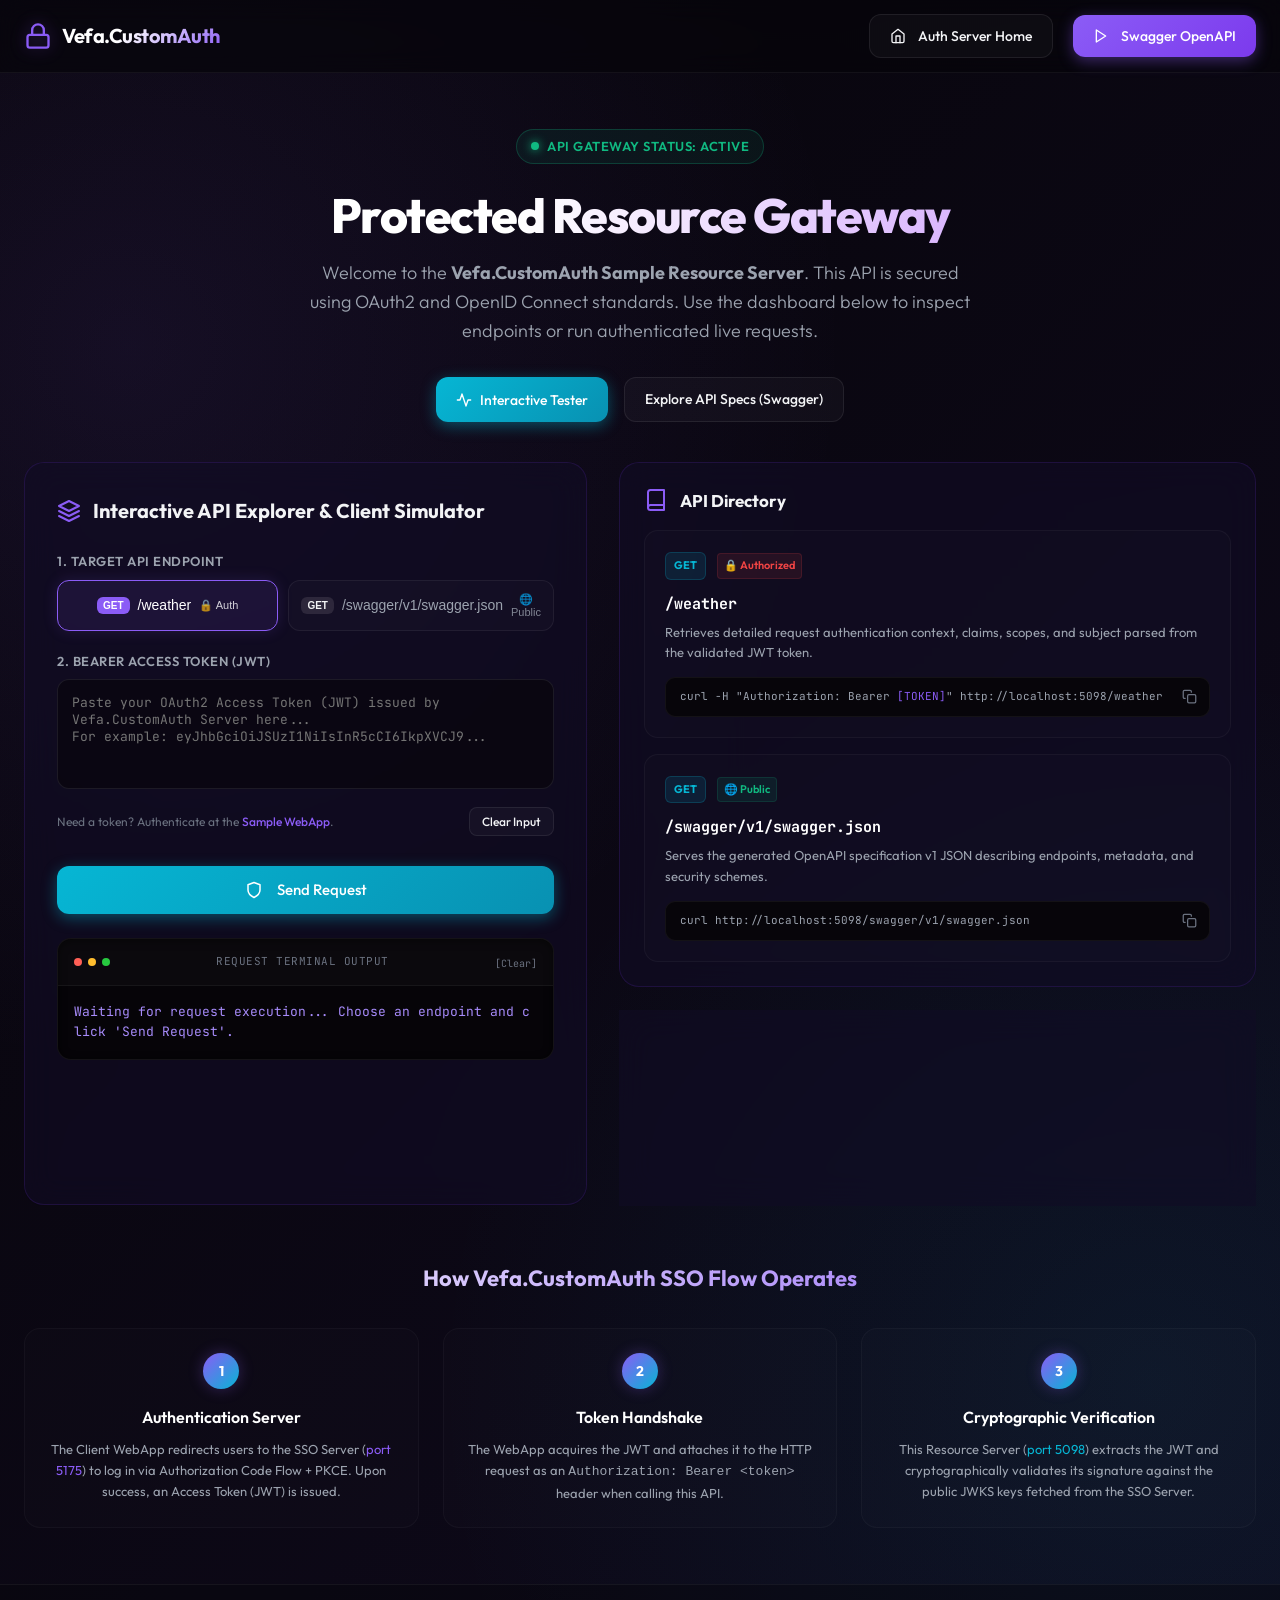
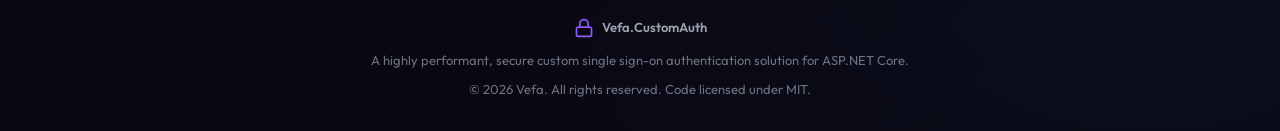
<file: samples/Vefa.CustomAuth.Sample.Api/wwwroot/index.html>
<!DOCTYPE html>
<html lang="en">
<head>
    <meta charset="UTF-8">
    <meta name="viewport" content="width=device-width, initial-scale=1.0">
    <title>Vefa.CustomAuth — Sample Protected API Portal</title>
    
    <!-- Google Fonts -->
    <link rel="preconnect" href="https://fonts.googleapis.com">
    <link rel="preconnect" href="https://fonts.gstatic.com" crossorigin>
    <link href="https://fonts.googleapis.com/css2?family=JetBrains+Mono:wght@400;500;700&family=Outfit:wght@300;400;500;600;700;800&display=swap" rel="stylesheet">
    
    <style>
        :root {
            --bg-dark: #07050a;
            --bg-deep: #0f0a1d;
            --bg-card: rgba(18, 12, 38, 0.6);
            --border-card: rgba(124, 58, 237, 0.15);
            --border-card-hover: rgba(124, 58, 237, 0.35);
            
            --primary: #8b5cf6;
            --primary-glow: rgba(139, 92, 246, 0.4);
            --secondary: #06b6d4;
            --secondary-glow: rgba(6, 182, 212, 0.4);
            
            --success: #10b981;
            --success-glow: rgba(16, 185, 129, 0.2);
            --warning: #f59e0b;
            --danger: #ef4444;
            --danger-glow: rgba(239, 68, 68, 0.2);
            
            --text-main: #f3f4f6;
            --text-muted: #9ca3af;
            --text-dim: #6b7280;
            
            --font-outfit: 'Outfit', sans-serif;
            --font-mono: 'JetBrains Mono', monospace;
            
            --transition: all 0.3s cubic-bezier(0.4, 0, 0.2, 1);
        }

        * {
            box-sizing: border-box;
            margin: 0;
            padding: 0;
        }

        body {
            background-color: var(--bg-dark);
            background-image: 
                radial-gradient(circle at 10% 20%, rgba(139, 92, 246, 0.1) 0%, transparent 40%),
                radial-gradient(circle at 90% 80%, rgba(6, 182, 212, 0.08) 0%, transparent 40%),
                linear-gradient(135deg, var(--bg-dark) 0%, var(--bg-deep) 100%);
            color: var(--text-main);
            font-family: var(--font-outfit);
            min-height: 100vh;
            line-height: 1.6;
            overflow-x: hidden;
            display: flex;
            flex-direction: column;
        }

        /* Container Layout */
        .container {
            width: 100%;
            max-width: 1280px;
            margin: 0 auto;
            padding: 0 24px;
        }

        /* Navbar */
        header {
            border-bottom: 1px solid rgba(255, 255, 255, 0.05);
            backdrop-filter: blur(12px);
            position: sticky;
            top: 0;
            z-index: 100;
            background: rgba(7, 5, 10, 0.7);
        }

        .nav-wrapper {
            display: flex;
            justify-content: space-between;
            align-items: center;
            height: 72px;
        }

        .logo {
            display: flex;
            align-items: center;
            gap: 10px;
            font-weight: 700;
            font-size: 20px;
            letter-spacing: -0.5px;
            color: var(--text-main);
            text-decoration: none;
        }

        .logo svg {
            width: 28px;
            height: 28px;
            color: var(--primary);
            filter: drop-shadow(0 0 8px var(--primary-glow));
        }

        .logo span {
            background: linear-gradient(135deg, #fff 40%, var(--primary) 100%);
            -webkit-background-clip: text;
            -webkit-text-fill-color: transparent;
        }

        .nav-links {
            display: flex;
            align-items: center;
            gap: 20px;
        }

        .btn {
            display: inline-flex;
            align-items: center;
            justify-content: center;
            gap: 8px;
            padding: 10px 20px;
            border-radius: 12px;
            font-family: var(--font-outfit);
            font-weight: 500;
            font-size: 14px;
            cursor: pointer;
            transition: var(--transition);
            text-decoration: none;
        }

        .btn-outline {
            background: rgba(255, 255, 255, 0.03);
            border: 1px solid rgba(255, 255, 255, 0.08);
            color: var(--text-main);
        }

        .btn-outline:hover {
            background: rgba(255, 255, 255, 0.08);
            border-color: rgba(255, 255, 255, 0.2);
            transform: translateY(-1px);
        }

        .btn-primary {
            background: linear-gradient(135deg, var(--primary) 0%, #7c3aed 100%);
            border: none;
            color: #fff;
            box-shadow: 0 4px 15px var(--primary-glow);
        }

        .btn-primary:hover {
            box-shadow: 0 6px 20px rgba(139, 92, 246, 0.6);
            transform: translateY(-2px);
        }

        .btn-secondary {
            background: linear-gradient(135deg, var(--secondary) 0%, #0891b2 100%);
            border: none;
            color: #fff;
            box-shadow: 0 4px 15px var(--secondary-glow);
        }

        .btn-secondary:hover {
            box-shadow: 0 6px 20px rgba(6, 182, 212, 0.6);
            transform: translateY(-2px);
        }

        /* Hero Section */
        .hero {
            padding: 56px 0 40px 0;
            text-align: center;
            position: relative;
        }

        .status-pill {
            display: inline-flex;
            align-items: center;
            gap: 8px;
            background: rgba(16, 185, 129, 0.08);
            border: 1px solid rgba(16, 185, 129, 0.25);
            padding: 6px 14px;
            border-radius: 100px;
            font-size: 13px;
            font-weight: 600;
            color: var(--success);
            margin-bottom: 24px;
            letter-spacing: 0.5px;
            text-transform: uppercase;
        }

        .status-dot {
            width: 8px;
            height: 8px;
            border-radius: 50%;
            background-color: var(--success);
            box-shadow: 0 0 10px var(--success);
            animation: pulse 2s infinite;
        }

        @keyframes pulse {
            0% { transform: scale(0.9); opacity: 0.6; }
            50% { transform: scale(1.15); opacity: 1; box-shadow: 0 0 14px var(--success); }
            100% { transform: scale(0.9); opacity: 0.6; }
        }

        .hero h1 {
            font-size: 48px;
            font-weight: 800;
            letter-spacing: -1.5px;
            line-height: 1.15;
            margin-bottom: 16px;
            background: linear-gradient(to right, #ffffff 40%, #c084fc 100%);
            -webkit-background-clip: text;
            -webkit-text-fill-color: transparent;
        }

        .hero p {
            font-size: 18px;
            color: var(--text-muted);
            max-width: 680px;
            margin: 0 auto 32px auto;
            font-weight: 300;
        }

        .hero-actions {
            display: flex;
            justify-content: center;
            gap: 16px;
        }

        /* Dashboard Grid */
        .dashboard-grid {
            display: grid;
            grid-template-columns: 1.2fr 0.8fr;
            gap: 32px;
            margin-bottom: 56px;
        }

        @media (max-width: 1024px) {
            .dashboard-grid {
                grid-template-columns: 1fr;
            }
        }

        /* Glassmorphic Cards */
        .card {
            background: var(--bg-card);
            border: 1px solid var(--border-card);
            border-radius: 20px;
            padding: 32px;
            backdrop-filter: blur(16px);
            transition: var(--transition);
            position: relative;
            overflow: hidden;
        }

        .card::before {
            content: '';
            position: absolute;
            top: 0;
            left: 0;
            width: 100%;
            height: 4px;
            background: linear-gradient(90deg, transparent, var(--primary), transparent);
            opacity: 0;
            transition: var(--transition);
        }

        .card:hover {
            border-color: var(--border-card-hover);
            box-shadow: 0 12px 30px rgba(124, 58, 237, 0.06);
            transform: translateY(-2px);
        }

        .card:hover::before {
            opacity: 1;
        }

        .card-title {
            font-size: 20px;
            font-weight: 700;
            margin-bottom: 24px;
            display: flex;
            align-items: center;
            gap: 12px;
        }

        .card-title svg {
            width: 24px;
            height: 24px;
            color: var(--primary);
        }

        /* Tester Section Form */
        .form-group {
            margin-bottom: 20px;
        }

        .form-label {
            display: block;
            font-size: 13px;
            font-weight: 600;
            text-transform: uppercase;
            letter-spacing: 0.5px;
            color: var(--text-muted);
            margin-bottom: 8px;
        }

        .endpoint-selector {
            display: flex;
            gap: 10px;
            margin-bottom: 16px;
        }

        .endpoint-tab {
            flex: 1;
            background: rgba(255, 255, 255, 0.02);
            border: 1px solid rgba(255, 255, 255, 0.06);
            padding: 12px;
            border-radius: 12px;
            color: var(--text-muted);
            font-weight: 500;
            font-size: 14px;
            cursor: pointer;
            display: flex;
            align-items: center;
            justify-content: center;
            gap: 8px;
            transition: var(--transition);
        }

        .endpoint-tab:hover {
            background: rgba(255, 255, 255, 0.05);
            color: var(--text-main);
        }

        .endpoint-tab.active {
            background: rgba(139, 92, 246, 0.1);
            border-color: var(--primary);
            color: #fff;
            box-shadow: 0 0 15px rgba(139, 92, 246, 0.15);
        }

        .endpoint-tab .method {
            font-size: 10px;
            font-weight: 800;
            padding: 3px 6px;
            border-radius: 6px;
            background: rgba(255, 255, 255, 0.1);
            color: var(--text-main);
        }

        .endpoint-tab.active .method {
            background: var(--primary);
            color: #fff;
        }

        .token-textarea {
            width: 100%;
            height: 110px;
            background: rgba(7, 5, 10, 0.6);
            border: 1px solid rgba(255, 255, 255, 0.08);
            border-radius: 12px;
            padding: 14px;
            color: #fff;
            font-family: var(--font-mono);
            font-size: 13px;
            resize: none;
            outline: none;
            transition: var(--transition);
        }

        .token-textarea:focus {
            border-color: var(--primary);
            box-shadow: 0 0 12px rgba(139, 92, 246, 0.2);
            background: rgba(7, 5, 10, 0.85);
        }

        .token-actions {
            display: flex;
            justify-content: space-between;
            align-items: center;
            margin-top: 10px;
        }

        .helper-text {
            font-size: 12px;
            color: var(--text-dim);
        }

        .helper-link {
            color: var(--primary);
            text-decoration: none;
            font-weight: 500;
        }

        .helper-link:hover {
            text-decoration: underline;
        }

        /* Console Output Mockup */
        .console {
            background: #060408;
            border: 1px solid rgba(255, 255, 255, 0.06);
            border-radius: 14px;
            overflow: hidden;
            margin-top: 24px;
            box-shadow: inset 0 2px 8px rgba(0,0,0,0.8);
        }

        .console-header {
            background: rgba(255, 255, 255, 0.02);
            padding: 10px 16px;
            border-bottom: 1px solid rgba(255, 255, 255, 0.05);
            display: flex;
            justify-content: space-between;
            align-items: center;
        }

        .console-dots {
            display: flex;
            gap: 6px;
        }

        .console-dot {
            width: 8px;
            height: 8px;
            border-radius: 50%;
        }
        .console-dot.red { background-color: #ff5f56; }
        .console-dot.yellow { background-color: #ffbd2e; }
        .console-dot.green { background-color: #27c93f; }

        .console-title {
            font-family: var(--font-mono);
            font-size: 11px;
            color: var(--text-dim);
            text-transform: uppercase;
            letter-spacing: 0.5px;
        }

        .console-body {
            padding: 16px;
            font-family: var(--font-mono);
            font-size: 13px;
            color: #a78bfa;
            max-height: 250px;
            overflow-y: auto;
            white-space: pre-wrap;
            word-break: break-all;
        }

        .console-body::-webkit-scrollbar {
            width: 6px;
        }
        .console-body::-webkit-scrollbar-thumb {
            background: rgba(255,255,255,0.1);
            border-radius: 3px;
        }

        .response-status {
            font-weight: 700;
            display: inline-block;
            padding: 2px 6px;
            border-radius: 4px;
            margin-bottom: 8px;
        }
        .status-200 { background: rgba(16, 185, 129, 0.15); color: var(--success); }
        .status-401 { background: rgba(239, 68, 68, 0.15); color: var(--danger); }
        .status-error { background: rgba(245, 158, 11, 0.15); color: var(--warning); }

        .json-key { color: #f472b6; }
        .json-string { color: #34d399; }
        .json-number { color: #60a5fa; }
        .json-boolean { color: #fbbf24; }

        /* Sidebar - Endpoint Cards */
        .sidebar {
            display: flex;
            flex-direction: column;
            gap: 24px;
        }

        .endpoint-card {
            background: rgba(255, 255, 255, 0.01);
            border: 1px solid rgba(255, 255, 255, 0.04);
            border-radius: 14px;
            padding: 20px;
            transition: var(--transition);
        }

        .endpoint-card:hover {
            background: rgba(255, 255, 255, 0.02);
            border-color: rgba(139, 92, 246, 0.2);
            transform: translateX(2px);
        }

        .endpoint-badge {
            display: inline-flex;
            align-items: center;
            gap: 6px;
            font-size: 11px;
            font-weight: 700;
            padding: 4px 8px;
            border-radius: 6px;
            margin-bottom: 12px;
            text-transform: uppercase;
        }

        .badge-get { background: rgba(6, 182, 212, 0.12); color: var(--secondary); border: 1px solid rgba(6, 182, 212, 0.2); }
        .badge-post { background: rgba(16, 185, 129, 0.12); color: var(--success); border: 1px solid rgba(16, 185, 129, 0.2); }

        .auth-requirement {
            font-size: 11px;
            font-weight: 600;
            display: inline-flex;
            align-items: center;
            gap: 4px;
            margin-left: 8px;
            padding: 3px 6px;
            border-radius: 4px;
        }
        .auth-required { background: rgba(239, 68, 68, 0.1); color: var(--danger); border: 1px solid rgba(239, 68, 68, 0.15); }
        .auth-public { background: rgba(16, 185, 129, 0.1); color: var(--success); border: 1px solid rgba(16, 185, 129, 0.15); }

        .endpoint-path {
            font-family: var(--font-mono);
            font-size: 15px;
            font-weight: 700;
            color: #fff;
            margin-bottom: 6px;
        }

        .endpoint-desc {
            font-size: 13px;
            color: var(--text-muted);
            margin-bottom: 14px;
        }

        /* Curl Box */
        .curl-box {
            background: #07050a;
            border: 1px solid rgba(255, 255, 255, 0.05);
            border-radius: 10px;
            padding: 10px 14px;
            position: relative;
            display: flex;
            justify-content: space-between;
            align-items: center;
        }

        .curl-text {
            font-family: var(--font-mono);
            font-size: 11px;
            color: var(--text-muted);
            white-space: nowrap;
            overflow: hidden;
            text-overflow: ellipsis;
            padding-right: 32px;
            width: 100%;
        }

        .copy-btn {
            background: transparent;
            border: none;
            color: var(--text-dim);
            cursor: pointer;
            position: absolute;
            right: 12px;
            transition: var(--transition);
            display: flex;
            align-items: center;
            justify-content: center;
        }

        .copy-btn:hover {
            color: var(--text-main);
        }

        /* Flow Diagram */
        .flow-section {
            margin-bottom: 56px;
        }

        .flow-title {
            font-size: 22px;
            font-weight: 700;
            text-align: center;
            margin-bottom: 32px;
            background: linear-gradient(to right, #fff, var(--primary));
            -webkit-background-clip: text;
            -webkit-text-fill-color: transparent;
        }

        .flow-steps {
            display: grid;
            grid-template-columns: repeat(3, 1fr);
            gap: 24px;
        }

        @media (max-width: 768px) {
            .flow-steps {
                grid-template-columns: 1fr;
            }
        }

        .flow-step {
            background: rgba(255,255,255,0.01);
            border: 1px solid rgba(255, 255, 255, 0.03);
            border-radius: 16px;
            padding: 24px;
            text-align: center;
            position: relative;
            transition: var(--transition);
        }

        .flow-step:hover {
            border-color: rgba(6, 182, 212, 0.2);
            background: rgba(6, 182, 212, 0.01);
        }

        .step-num {
            width: 36px;
            height: 36px;
            border-radius: 50%;
            background: linear-gradient(135deg, var(--primary) 0%, var(--secondary) 100%);
            display: flex;
            align-items: center;
            justify-content: center;
            font-weight: 700;
            font-size: 14px;
            color: #fff;
            margin: 0 auto 16px auto;
            box-shadow: 0 0 15px rgba(139, 92, 246, 0.3);
        }

        .step-title {
            font-size: 16px;
            font-weight: 600;
            color: #fff;
            margin-bottom: 8px;
        }

        .step-desc {
            font-size: 13px;
            color: var(--text-muted);
        }

        /* Footer */
        footer {
            margin-top: auto;
            border-top: 1px solid rgba(255, 255, 255, 0.05);
            padding: 32px 0;
            background: rgba(7, 5, 10, 0.4);
            text-align: center;
            color: var(--text-dim);
            font-size: 13px;
        }

        .footer-logo {
            display: flex;
            align-items: center;
            justify-content: center;
            gap: 8px;
            font-weight: 600;
            color: var(--text-muted);
            margin-bottom: 12px;
        }

        .footer-logo svg {
            width: 20px;
            height: 20px;
            color: var(--primary);
        }

        /* Toast Alert */
        .toast {
            position: fixed;
            bottom: 24px;
            right: 24px;
            background: rgba(16, 185, 129, 0.95);
            border: 1px solid rgba(16, 185, 129, 0.3);
            color: #fff;
            padding: 12px 24px;
            border-radius: 12px;
            font-size: 14px;
            font-weight: 500;
            backdrop-filter: blur(8px);
            box-shadow: 0 10px 25px rgba(16, 185, 129, 0.3);
            display: flex;
            align-items: center;
            gap: 10px;
            z-index: 1000;
            opacity: 0;
            transform: translateY(20px) scale(0.95);
            transition: all 0.4s cubic-bezier(0.175, 0.885, 0.32, 1.275);
            pointer-events: none;
        }

        .toast.show {
            opacity: 1;
            transform: translateY(0) scale(1);
        }
    </style>
</head>
<body>

    <!-- Header Navigation -->
    <header>
        <div class="container nav-wrapper">
            <a href="/" class="logo">
                <svg viewBox="0 0 24 24" fill="none" stroke="currentColor" stroke-width="2" stroke-linecap="round" stroke-linejoin="round">
                    <rect x="3" y="11" width="18" height="11" rx="2" ry="2"></rect>
                    <path d="M7 11V7a5 5 0 0 1 10 0v4"></path>
                </svg>
                <span>Vefa.CustomAuth</span>
            </a>
            <div class="nav-links">
                <a href="http://localhost:5175" class="btn btn-outline" target="_blank">
                    <svg style="width: 16px; height: 16px; vertical-align: middle; margin-right: 4px;" viewBox="0 0 24 24" fill="none" stroke="currentColor" stroke-width="2" stroke-linecap="round" stroke-linejoin="round"><path d="M3 9l9-7 9 7v11a2 2 0 0 1-2 2H5a2 2 0 0 1-2-2z"></path><polyline points="9 22 9 12 15 12 15 22"></polyline></svg>
                    Auth Server Home
                </a>
                <a href="/swagger" class="btn btn-primary">
                    <svg style="width: 16px; height: 16px; vertical-align: middle; margin-right: 4px;" viewBox="0 0 24 24" fill="none" stroke="currentColor" stroke-width="2" stroke-linecap="round" stroke-linejoin="round"><polygon points="5 3 19 12 5 21 5 3"></polygon></svg>
                    Swagger OpenAPI
                </a>
            </div>
        </div>
    </header>

    <!-- Main Content -->
    <main class="container">
        
        <!-- Hero Section -->
        <section class="hero">
            <div class="status-pill">
                <span class="status-dot"></span>
                API Gateway Status: Active
            </div>
            <h1>Protected Resource Gateway</h1>
            <p>Welcome to the <strong>Vefa.CustomAuth Sample Resource Server</strong>. This API is secured using OAuth2 and OpenID Connect standards. Use the dashboard below to inspect endpoints or run authenticated live requests.</p>
            <div class="hero-actions">
                <button onclick="scrollToExplorer()" class="btn btn-secondary">
                    <svg style="width: 16px; height: 16px; vertical-align: middle;" viewBox="0 0 24 24" fill="none" stroke="currentColor" stroke-width="2" stroke-linecap="round" stroke-linejoin="round"><polyline points="22 12 18 12 15 21 9 3 6 12 2 12"></polyline></svg>
                    Interactive Tester
                </button>
                <a href="/swagger" class="btn btn-outline">
                    Explore API Specs (Swagger)
                </a>
            </div>
        </section>

        <!-- Dashboard Explorer -->
        <section id="explorer" class="dashboard-grid">
            
            <!-- Left Card: Interactive API Simulator -->
            <div class="card">
                <div class="card-title">
                    <svg viewBox="0 0 24 24" fill="none" stroke="currentColor" stroke-width="2" stroke-linecap="round" stroke-linejoin="round">
                        <polygon points="12 2 2 7 12 12 22 7 12 2"></polygon>
                        <polyline points="2 17 12 22 22 17"></polyline>
                        <polyline points="2 12 12 17 22 12"></polyline>
                    </svg>
                    Interactive API Explorer & Client Simulator
                </div>
                
                <!-- Endpoint Tabs -->
                <div class="form-group">
                    <label class="form-label">1. Target API Endpoint</label>
                    <div class="endpoint-selector">
                        <button class="endpoint-tab active" onclick="selectEndpoint('weather', this)">
                            <span class="method">GET</span>
                            <span>/weather</span>
                            <span style="font-size: 11px; opacity: 0.8;">🔒 Auth</span>
                        </button>
                        <button class="endpoint-tab" onclick="selectEndpoint('info', this)">
                            <span class="method">GET</span>
                            <span>/swagger/v1/swagger.json</span>
                            <span style="font-size: 11px; opacity: 0.8;">🌐 Public</span>
                        </button>
                    </div>
                </div>

                <!-- Token Input -->
                <div class="form-group" id="token-input-group">
                    <label class="form-label">2. Bearer Access Token (JWT)</label>
                    <textarea 
                        id="bearerToken" 
                        class="token-textarea" 
                        placeholder="Paste your OAuth2 Access Token (JWT) issued by Vefa.CustomAuth Server here...&#10;For example: eyJhbGciOiJSUzI1NiIsInR5cCI6IkpXVCJ9..."></textarea>
                    
                    <div class="token-actions">
                        <span class="helper-text">
                            Need a token? Authenticate at the <a href="http://localhost:5043" target="_blank" class="helper-link">Sample WebApp</a>.
                        </span>
                        <button onclick="clearToken()" class="btn btn-outline" style="padding: 6px 12px; font-size: 12px; border-radius: 8px;">
                            Clear Input
                        </button>
                    </div>
                </div>

                <!-- Execute Button -->
                <button id="btnExecute" onclick="runRequest()" class="btn btn-secondary" style="width: 100%; height: 48px; border-radius: 12px; font-size: 15px; margin-top: 10px;">
                    <svg style="width: 18px; height: 18px; vertical-align: middle; margin-right: 6px;" viewBox="0 0 24 24" fill="none" stroke="currentColor" stroke-width="2" stroke-linecap="round" stroke-linejoin="round"><path d="M12 22s8-4 8-10V5l-8-3-8 3v7c0 6 8 10 8 10z"></path></svg>
                    Send Request
                </button>

                <!-- Output Mock Console -->
                <div class="console">
                    <div class="console-header">
                        <div class="console-dots">
                            <span class="console-dot red"></span>
                            <span class="console-dot yellow"></span>
                            <span class="console-dot green"></span>
                        </div>
                        <div class="console-title" id="console-endpoint-label">Request Terminal Output</div>
                        <div>
                            <button onclick="clearConsole()" style="background:transparent; border:none; color:var(--text-dim); font-family:var(--font-mono); font-size:10px; cursor:pointer;">[Clear]</button>
                        </div>
                    </div>
                    <div class="console-body" id="consoleOutput">Waiting for request execution... Choose an endpoint and click 'Send Request'.</div>
                </div>
            </div>

            <!-- Right Sidebar: Endpoint Docs -->
            <div class="sidebar">
                
                <div class="card" style="padding: 24px;">
                    <div class="card-title" style="font-size: 17px; margin-bottom: 16px;">
                        <svg viewBox="0 0 24 24" fill="none" stroke="currentColor" stroke-width="2" stroke-linecap="round" stroke-linejoin="round">
                            <path d="M4 19.5A2.5 2.5 0 0 1 6.5 17H20"></path>
                            <path d="M6.5 2H20v20H6.5A2.5 2.5 0 0 1 4 19.5v-15A2.5 2.5 0 0 1 6.5 2z"></path>
                        </svg>
                        API Directory
                    </div>
                    
                    <!-- Endpoint 1 -->
                    <div class="endpoint-card">
                        <span class="endpoint-badge badge-get">GET</span>
                        <span class="auth-requirement auth-required">🔒 Authorized</span>
                        <div class="endpoint-path">/weather</div>
                        <div class="endpoint-desc">Retrieves detailed request authentication context, claims, scopes, and subject parsed from the validated JWT token.</div>
                        <div class="curl-box">
                            <div class="curl-text" id="curl-weather">curl -H "Authorization: Bearer <span style="color:var(--primary);">[TOKEN]</span>" http://localhost:5098/weather</div>
                            <button class="copy-btn" onclick="copyText('curl -H &quot;Authorization: Bearer YOUR_TOKEN_HERE&quot; http://localhost:5098/weather', this)" title="Copy curl command">
                                <svg style="width: 15px; height: 15px;" viewBox="0 0 24 24" fill="none" stroke="currentColor" stroke-width="2" stroke-linecap="round" stroke-linejoin="round"><rect x="9" y="9" width="13" height="13" rx="2" ry="2"></rect><path d="M5 15H4a2 2 0 0 1-2-2V4a2 2 0 0 1 2-2h9a2 2 0 0 1 2 2v1"></path></svg>
                            </button>
                        </div>
                    </div>

                    <!-- Endpoint 2 -->
                    <div class="endpoint-card" style="margin-top: 16px;">
                        <span class="endpoint-badge badge-get">GET</span>
                        <span class="auth-requirement auth-public">🌐 Public</span>
                        <div class="endpoint-path">/swagger/v1/swagger.json</div>
                        <div class="endpoint-desc">Serves the generated OpenAPI specification v1 JSON describing endpoints, metadata, and security schemes.</div>
                        <div class="curl-box">
                            <div class="curl-text">curl http://localhost:5098/swagger/v1/swagger.json</div>
                            <button class="copy-btn" onclick="copyText('curl http://localhost:5098/swagger/v1/swagger.json', this)" title="Copy curl command">
                                <svg style="width: 15px; height: 15px;" viewBox="0 0 24 24" fill="none" stroke="currentColor" stroke-width="2" stroke-linecap="round" stroke-linejoin="round"><rect x="9" y="9" width="13" height="13" rx="2" ry="2"></rect><path d="M5 15H4a2 2 0 0 1-2-2V4a2 2 0 0 1 2-2h9a2 2 0 0 1 2 2v1"></path></svg>
                            </button>
                        </div>
                    </div>
                </div>

                <!-- Quick Stats Box -->
                <div class="card" style="padding: 24px;">
                    <div class="card-title" style="font-size: 16px; margin-bottom: 12px; color: var(--secondary);">
                        <svg viewBox="0 0 24 24" fill="none" stroke="currentColor" stroke-width="2" stroke-linecap="round" stroke-linejoin="round">
                            <rect x="2" y="2" width="20" height="8" rx="2" ry="2"></rect>
                            <rect x="2" y="14" width="20" height="8" rx="2" ry="2"></rect>
                            <line x1="6" y1="6" x2="6.01" y2="6"></line>
                            <line x1="6" y1="18" x2="6.01" y2="18"></line>
                        </svg>
                        Authority Metadata
                    </div>
                    <div style="font-size: 13px; color: var(--text-muted); display: grid; gap: 8px;">
                        <div style="display: flex; justify-content: space-between;">
                            <span>Authority Issuer:</span>
                            <span style="font-family: var(--font-mono); color: #fff;">http://localhost:5175</span>
                        </div>
                        <div style="display: flex; justify-content: space-between;">
                            <span>Token Audience:</span>
                            <span style="font-family: var(--font-mono); color: #fff;">sample-webapp</span>
                        </div>
                        <div style="display: flex; justify-content: space-between;">
                            <span>Validation Model:</span>
                            <span style="color: var(--success); font-weight: 500;">OIDC JWT Signatures</span>
                        </div>
                        <div style="display: flex; justify-content: space-between;">
                            <span>Signing Key Provider:</span>
                            <span style="font-family: var(--font-mono); color: #fff;">/connect/jwks</span>
                        </div>
                    </div>
                </div>
            </div>
        </section>

        <!-- Flow Diagram Section -->
        <section class="flow-section">
            <h2 class="flow-title">How Vefa.CustomAuth SSO Flow Operates</h2>
            <div class="flow-steps">
                <div class="flow-step">
                    <div class="step-num">1</div>
                    <div class="step-title">Authentication Server</div>
                    <div class="step-desc">The Client WebApp redirects users to the SSO Server (<span style="color:var(--primary);">port 5175</span>) to log in via Authorization Code Flow + PKCE. Upon success, an Access Token (JWT) is issued.</div>
                </div>
                <div class="flow-step">
                    <div class="step-num">2</div>
                    <div class="step-title">Token Handshake</div>
                    <div class="step-desc">The WebApp acquires the JWT and attaches it to the HTTP request as an <code>Authorization: Bearer &lt;token&gt;</code> header when calling this API.</div>
                </div>
                <div class="flow-step">
                    <div class="step-num">3</div>
                    <div class="step-title">Cryptographic Verification</div>
                    <div class="step-desc">This Resource Server (<span style="color:var(--secondary);">port 5098</span>) extracts the JWT and cryptographically validates its signature against the public JWKS keys fetched from the SSO Server.</div>
                </div>
            </div>
        </section>
    </main>

    <!-- Footer -->
    <footer>
        <div class="container">
            <div class="footer-logo">
                <svg viewBox="0 0 24 24" fill="none" stroke="currentColor" stroke-width="2" stroke-linecap="round" stroke-linejoin="round">
                    <rect x="3" y="11" width="18" height="11" rx="2" ry="2"></rect>
                    <path d="M7 11V7a5 5 0 0 1 10 0v4"></path>
                </svg>
                Vefa.CustomAuth
            </div>
            <p style="margin-bottom: 8px;">A highly performant, secure custom single sign-on authentication solution for ASP.NET Core.</p>
            <p>© 2026 Vefa. All rights reserved. Code licensed under MIT.</p>
        </div>
    </footer>

    <!-- Toast Notification -->
    <div id="toast" class="toast">
        <svg style="width: 18px; height: 18px;" viewBox="0 0 24 24" fill="none" stroke="currentColor" stroke-width="2" stroke-linecap="round" stroke-linejoin="round"><path d="M22 11.08V12a10 10 0 1 1-5.93-9.14"></path><polyline points="22 4 12 14.01 9 11.01"></polyline></svg>
        <span id="toast-message">Copied to clipboard!</span>
    </div>

    <script>
        let activeEndpoint = 'weather';

        function scrollToExplorer() {
            document.getElementById('explorer').scrollIntoView({ behavior: 'smooth' });
        }

        function selectEndpoint(type, element) {
            activeEndpoint = type;
            
            // Toggle active tabs
            const tabs = document.querySelectorAll('.endpoint-tab');
            tabs.forEach(tab => tab.classList.remove('active'));
            element.classList.add('active');

            // Toggle token visibility and text
            const tokenGroup = document.getElementById('token-input-group');
            const btnExecute = document.getElementById('btnExecute');
            
            if (type === 'info') {
                tokenGroup.style.display = 'none';
                btnExecute.innerHTML = '<svg style="width: 18px; height: 18px; vertical-align: middle; margin-right: 6px;" viewBox="0 0 24 24" fill="none" stroke="currentColor" stroke-width="2" stroke-linecap="round" stroke-linejoin="round"><circle cx="12" cy="12" r="10"></circle><line x1="12" y1="16" x2="12" y2="12"></line><line x1="12" y1="8" x2="12.01" y2="8"></line></svg> Send Public Request';
            } else {
                tokenGroup.style.display = 'block';
                btnExecute.innerHTML = '<svg style="width: 18px; height: 18px; vertical-align: middle; margin-right: 6px;" viewBox="0 0 24 24" fill="none" stroke="currentColor" stroke-width="2" stroke-linecap="round" stroke-linejoin="round"><path d="M12 22s8-4 8-10V5l-8-3-8 3v7c0 6 8 10 8 10z"></path></svg> Send Authenticated Request';
            }

            clearConsole();
        }

        function clearToken() {
            document.getElementById('bearerToken').value = '';
        }

        function clearConsole() {
            document.getElementById('consoleOutput').innerHTML = 'Terminal cleared. Click execution button to send a request.';
        }

        function showToast(message) {
            const toast = document.getElementById('toast');
            document.getElementById('toast-message').innerText = message;
            toast.classList.add('show');
            setTimeout(() => {
                toast.classList.remove('show');
            }, 3000);
        }

        function copyText(text, btn) {
            navigator.clipboard.writeText(text).then(() => {
                showToast("Command copied to clipboard!");
            });
        }

        async function runRequest() {
            const consoleBox = document.getElementById('consoleOutput');
            const token = document.getElementById('bearerToken').value.trim();
            
            let url = '';
            let headers = {
                'Accept': 'application/json'
            };

            if (activeEndpoint === 'weather') {
                url = '/weather';
                if (token) {
                    headers['Authorization'] = `Bearer ${token}`;
                }
                consoleBox.innerHTML = `Sending request...\n\n<span style="color:#a78bfa;">GET ${window.location.origin}/weather HTTP/1.1</span>\n` +
                                       `Host: ${window.location.host}\n` +
                                       (token ? `Authorization: Bearer ${token.substring(0, 15)}...[truncated]\n` : '') +
                                       `Accept: application/json\n\n`;
            } else {
                url = '/swagger/v1/swagger.json';
                consoleBox.innerHTML = `Sending request...\n\n<span style="color:#a78bfa;">GET ${window.location.origin}/swagger/v1/swagger.json HTTP/1.1</span>\n` +
                                       `Host: ${window.location.host}\n` +
                                       `Accept: application/json\n\n`;
            }

            try {
                const startTime = performance.now();
                const response = await fetch(url, {
                    method: 'GET',
                    headers: headers
                });
                const duration = (performance.now() - startTime).toFixed(1);
                
                const statusClass = response.status === 200 ? 'status-200' : 'status-401';
                
                let outputHtml = consoleBox.innerHTML;
                outputHtml += `<span class="response-status ${statusClass}">HTTP/1.1 ${response.status} ${response.statusText}</span>  (${duration}ms)\n`;
                outputHtml += `Content-Type: ${response.headers.get('content-type')}\n`;
                outputHtml += `Date: ${new Date().toUTCString()}\n\n`;

                const data = await response.json();
                
                // Colorize JSON syntax
                let jsonStr = JSON.stringify(data, null, 2);
                jsonStr = jsonStr.replace(/&/g, '&amp;').replace(/</g, '&lt;').replace(/>/g, '&gt;');
                
                const colorizedJson = jsonStr.replace(/("(\\u[a-zA-Z0-9]{4}|\\[^u]|[^\\"])*"(\s*:)?|\b(true|false|null)\b|-?\d+(?:\.\d*)?(?:[eE][+-]?\d+)?)/g, function (match) {
                    let cls = 'json-number';
                    if (/^"/.test(match)) {
                        if (/:$/.test(match)) {
                            cls = 'json-key';
                        } else {
                            cls = 'json-string';
                        }
                    } else if (/true|false/.test(match)) {
                        cls = 'json-boolean';
                    } else if (/null/.test(match)) {
                        cls = 'json-boolean';
                    }
                    return '<span class="' + cls + '">' + match + '</span>';
                });

                outputHtml += colorizedJson;
                consoleBox.innerHTML = outputHtml;
                consoleBox.scrollTop = consoleBox.scrollHeight;
                
            } catch (err) {
                console.error(err);
                let outputHtml = consoleBox.innerHTML;
                outputHtml += `<span class="response-status status-error">CONNECTION FAILED</span>\n\n`;
                outputHtml += `<span style="color:var(--danger)">Error: Failed to connect to server. Check if your API application is running at http://localhost:5098.</span>`;
                consoleBox.innerHTML = outputHtml;
            }
        }
    </script>
</body>
</html>
</file>
